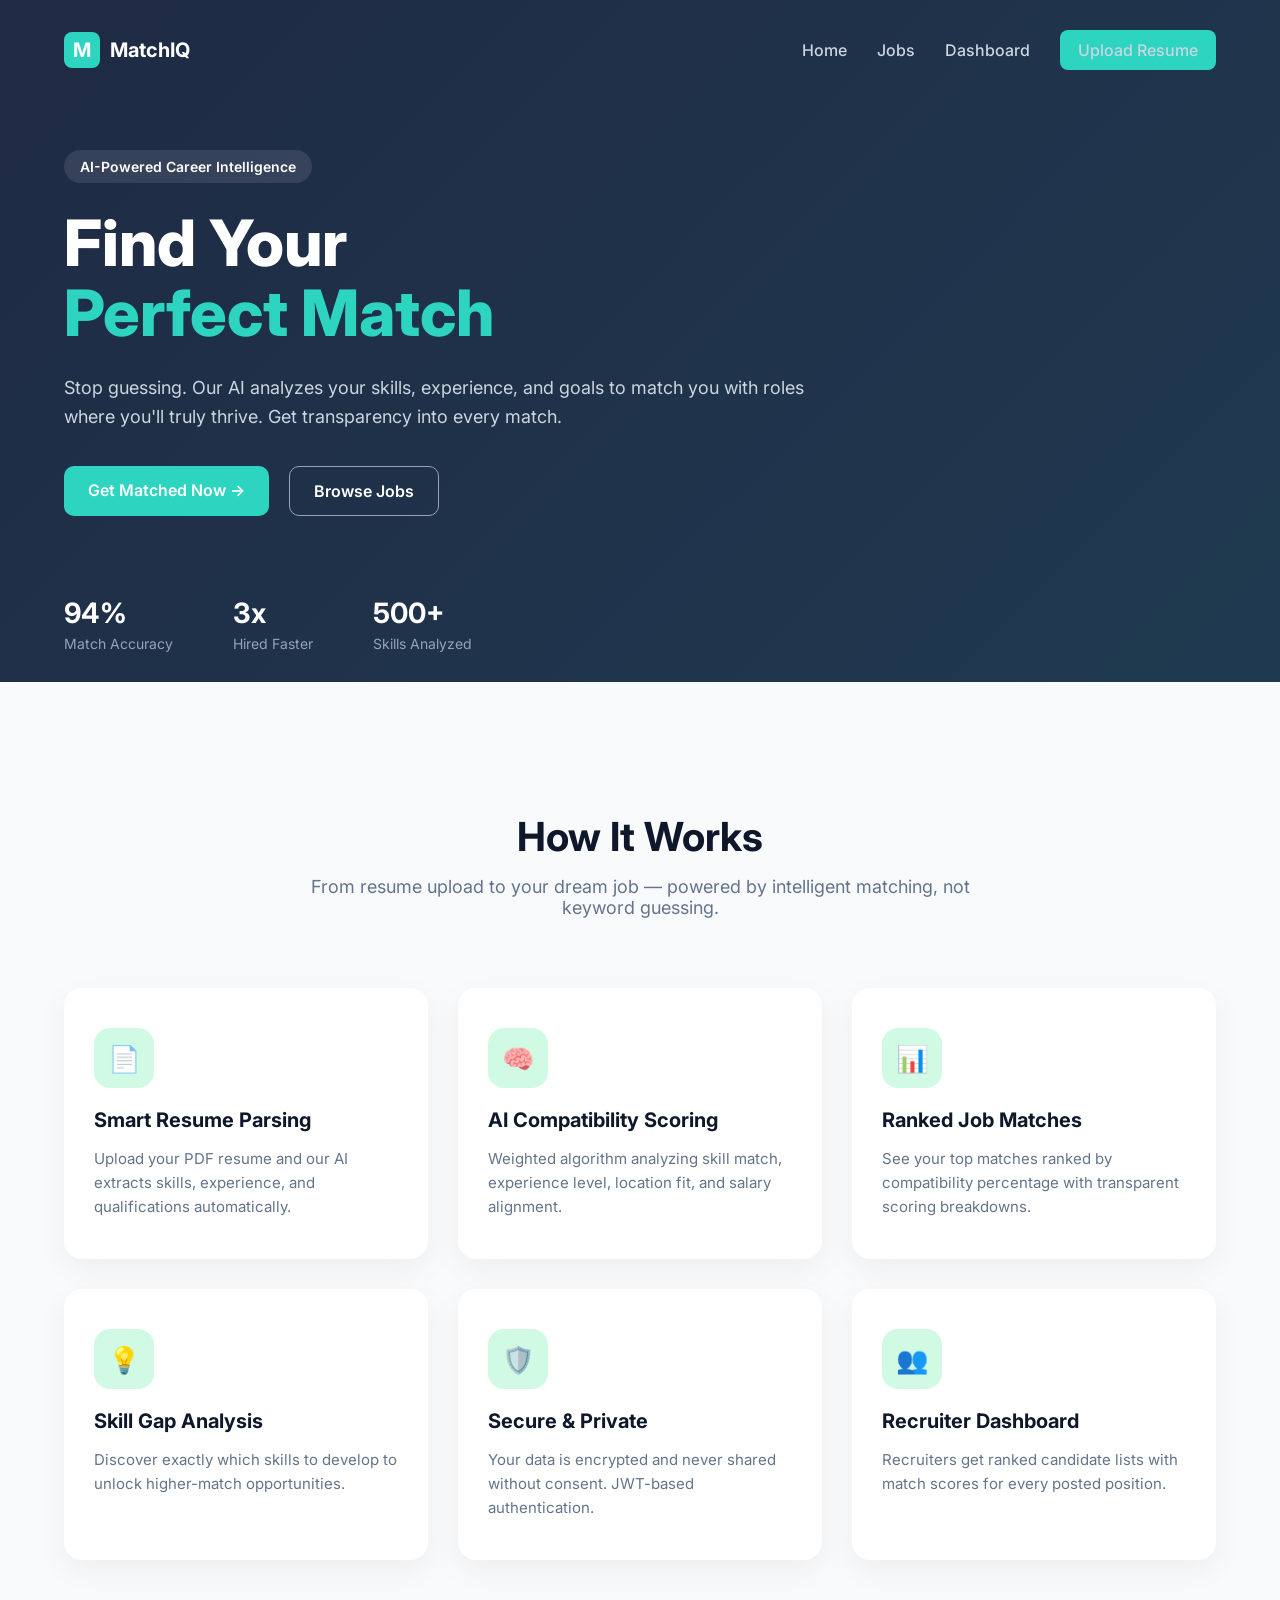
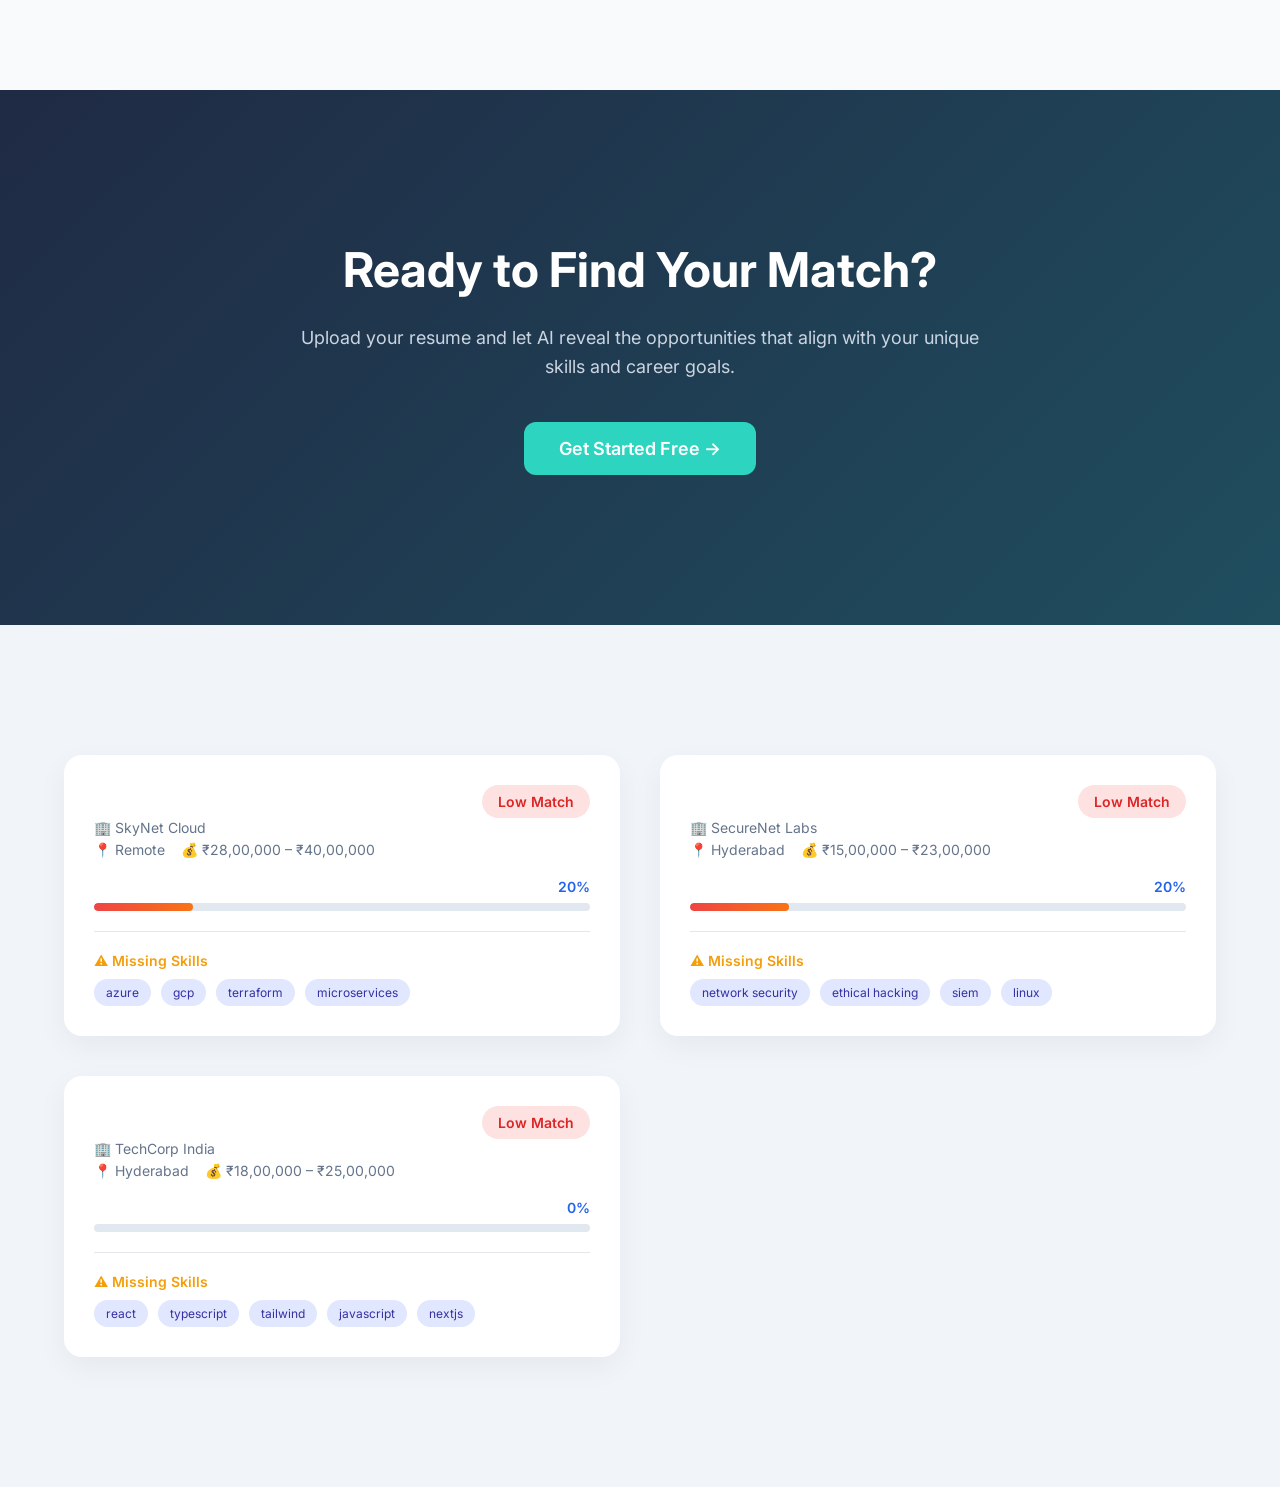
<file: index.html>
<!DOCTYPE html>
<html lang="en">
<head>
  <link rel="stylesheet" href="style.css">

  <meta charset="UTF-8" />
  <meta name="viewport" content="width=device-width, initial-scale=1.0" />
  <title>MatchIQ</title>
  <link href="https://fonts.googleapis.com/css2?family=Inter:wght@400;600;700;800&display=swap" rel="stylesheet">
  <style>
    * {
      margin: 0;
      padding: 0;
      box-sizing: border-box;
      font-family: 'Inter', sans-serif;
    }

    body {
      background: linear-gradient(135deg, #1f2a44, #1f4e5f);
      color: #fff;
      min-height: 100vh;
    }

    .container {
      width: 90%;
      max-width: 1200px;
      margin: auto;
      padding: 30px 0;
    }

    /* Navbar */
    .navbar {
      display: flex;
      justify-content: space-between;
      align-items: center;
    }

    .logo {
      display: flex;
      align-items: center;
      gap: 10px;
      font-weight: 700;
      font-size: 20px;
    }

    .logo-icon {
      width: 36px;
      height: 36px;
      background: #2dd4bf;
      border-radius: 8px;
      display: flex;
      align-items: center;
      justify-content: center;
      font-weight: bold;
    }

    .nav-links {
      display: flex;
      align-items: center;
      gap: 30px;
    }

    .nav-links a {
      text-decoration: none;
      color: #cbd5e1;
      font-weight: 500;
    }

    .upload-btn {
      background: #2dd4bf;
      color: #fff;
      padding: 10px 18px;
      border-radius: 8px;
      font-weight: 600;
      text-decoration: none;
    }
    .hero {
      margin-top: 80px;
      max-width: 750px;
    }

    .badge {
      display: inline-block;
      background: rgba(255, 255, 255, 0.1);
      padding: 8px 16px;
      border-radius: 999px;
      font-size: 14px;
      margin-bottom: 25px;
    }

    .hero h1 {
      font-size: 64px;
      font-weight: 800;
      line-height: 1.1;
    }

    .hero h1 span {
      color: #2dd4bf;
    }

    .hero p {
      margin-top: 25px;
      font-size: 18px;
      color: #cbd5e1;
      line-height: 1.6;
    }
    .hero-buttons {
      margin-top: 35px;
      display: flex;
      gap: 20px;
    }

    .primary-btn {
      background: #2dd4bf;
      padding: 14px 24px;
      border-radius: 10px;
      font-weight: 600;
      text-decoration: none;
      color: #fff;
    }

    .secondary-btn {
      border: 1px solid #94a3b8;
      padding: 14px 24px;
      border-radius: 10px;
      font-weight: 600;
      text-decoration: none;
      color: #fff;
    }
    .stats {
      display: flex;
      gap: 60px;
      margin-top: 80px;
    }
    .stat {
      display: flex;
      flex-direction: column;
    }
    .stat h3 {
      font-size: 28px;
      font-weight: 700;
    }
    .stat span {
      color: #94a3b8;
      font-size: 14px;
      margin-top: 5px;
    }
    @media (max-width: 768px) {
      .hero h1 {
        font-size: 42px;
      }

      .stats {
        flex-direction: column;
        gap: 30px;
      }

      .nav-links {
        gap: 15px;
      }
    }
  </style>
</head>
<body>
  <div class="container">
    <div class="navbar">
      <div class="logo">
        <div class="logo-icon">M</div>
        MatchIQ
      </div>

      <div class="nav-links">
        <a href="#">Home</a>
        <a href="#">Jobs</a>
        <a href="#">Dashboard</a>
        <a href="#" class="upload-btn">Upload Resume</a>
      </div>
    </div>
    <div class="hero">
      <div class="badge">AI-Powered Career Intelligence</div>

      <h1>
        Find Your <br />
        <span>Perfect Match</span>
      </h1>

      <p>
        Stop guessing. Our AI analyzes your skills, experience, and goals
        to match you with roles where you'll truly thrive. Get transparency
        into every match.
      </p>

      <div class="hero-buttons">
        <a href="#" class="primary-btn">Get Matched Now →</a>
        <a href="#" class="secondary-btn">Browse Jobs</a>
      </div>
      <div class="stats">
        <div class="stat">
          <h3>94%</h3>
          <span>Match Accuracy</span>
        </div>

        <div class="stat">
          <h3>3x</h3>
          <span>Hired Faster</span>
        </div>

        <div class="stat">
          <h3>500+</h3>
          <span>Skills Analyzed</span>
        </div>
      </div>
    </div>

  </div>

</body>
</html>
<section class="how-it-works">
  <div class="container">
    <h2>How It Works</h2>
    <p class="subtitle">
      From resume upload to your dream job — powered by intelligent matching,
      not keyword guessing.
    </p>

    <div class="cards">

      <div class="card">
        <div class="icon">📄</div>
        <h3>Smart Resume Parsing</h3>
        <p>
          Upload your PDF resume and our AI extracts skills, experience,
          and qualifications automatically.
        </p>
      </div>

      <div class="card">
        <div class="icon">🧠</div>
        <h3>AI Compatibility Scoring</h3>
        <p>
          Weighted algorithm analyzing skill match, experience level,
          location fit, and salary alignment.
        </p>
      </div>

      <div class="card">
        <div class="icon">📊</div>
        <h3>Ranked Job Matches</h3>
        <p>
          See your top matches ranked by compatibility percentage
          with transparent scoring breakdowns.
        </p>
      </div>

      <div class="card">
        <div class="icon">💡</div>
        <h3>Skill Gap Analysis</h3>
        <p>
          Discover exactly which skills to develop to unlock
          higher-match opportunities.
        </p>
      </div>

      <div class="card">
        <div class="icon">🛡️</div>
        <h3>Secure & Private</h3>
        <p>
          Your data is encrypted and never shared without consent.
          JWT-based authentication.
        </p>
      </div>

      <div class="card">
        <div class="icon">👥</div>
        <h3>Recruiter Dashboard</h3>
        <p>
          Recruiters get ranked candidate lists with match
          scores for every posted position.
        </p>
      </div>

    </div>
  </div>
</section>
<section class="cta">
  <div class="container">
    <h2>Ready to Find Your Match?</h2>
    <p>
      Upload your resume and let AI reveal the opportunities that align
      with your unique skills and career goals.
    </p>

    <a href="#" class="cta-btn">Get Started Free →</a>
  </div>
</section>
<section class="job-section">
  <div class="container">
    <div class="job-grid">
      <div class="job-card">
        <div class="job-header">
          <div>
            <h3>Cloud Architect</h3>
            <p class="company">🏢 SkyNet Cloud</p>
            <p class="details">📍 Remote &nbsp;&nbsp; 💰 ₹28,00,000 – ₹40,00,000</p>
          </div>
          <span class="badge low">Low Match</span>
        </div>

        <div class="score-row">
          <span>Match Score</span>
          <span class="score">20%</span>
        </div>

        <div class="progress">
          <div class="progress-bar" style="width:20%"></div>
        </div>

        <hr>

        <p class="missing">⚠ Missing Skills</p>
        <div class="skills">
          <span>azure</span>
          <span>gcp</span>
          <span>terraform</span>
          <span>microservices</span>
        </div>
      </div>
      <div class="job-card">
        <div class="job-header">
          <div>
            <h3>Cybersecurity Analyst</h3>
            <p class="company">🏢 SecureNet Labs</p>
            <p class="details">📍 Hyderabad &nbsp;&nbsp; 💰 ₹15,00,000 – ₹23,00,000</p>
          </div>
          <span class="badge low">Low Match</span>
        </div>

        <div class="score-row">
          <span>Match Score</span>
          <span class="score">20%</span>
        </div>

        <div class="progress">
          <div class="progress-bar" style="width:20%"></div>
        </div>

        <hr>

        <p class="missing">⚠ Missing Skills</p>
        <div class="skills">
          <span>network security</span>
          <span>ethical hacking</span>
          <span>siem</span>
          <span>linux</span>
        </div>
      </div>

      <!-- CARD 3 -->
      <div class="job-card">
        <div class="job-header">
          <div>
            <h3>Senior Frontend Developer</h3>
            <p class="company">🏢 TechCorp India</p>
            <p class="details">📍 Hyderabad &nbsp;&nbsp; 💰 ₹18,00,000 – ₹25,00,000</p>
          </div>
          <span class="badge low">Low Match</span>
        </div>

        <div class="score-row">
          <span>Match Score</span>
          <span class="score">0%</span>
        </div>

        <div class="progress">
          <div class="progress-bar" style="width:0%"></div>
        </div>

        <hr>

        <p class="missing">⚠ Missing Skills</p>
        <div class="skills">
          <span>react</span>
          <span>typescript</span>
          <span>tailwind</span>
          <span>javascript</span>
          <span>nextjs</span>
        </div>
      </div>

    </div>
  </div>
</section>
</file>
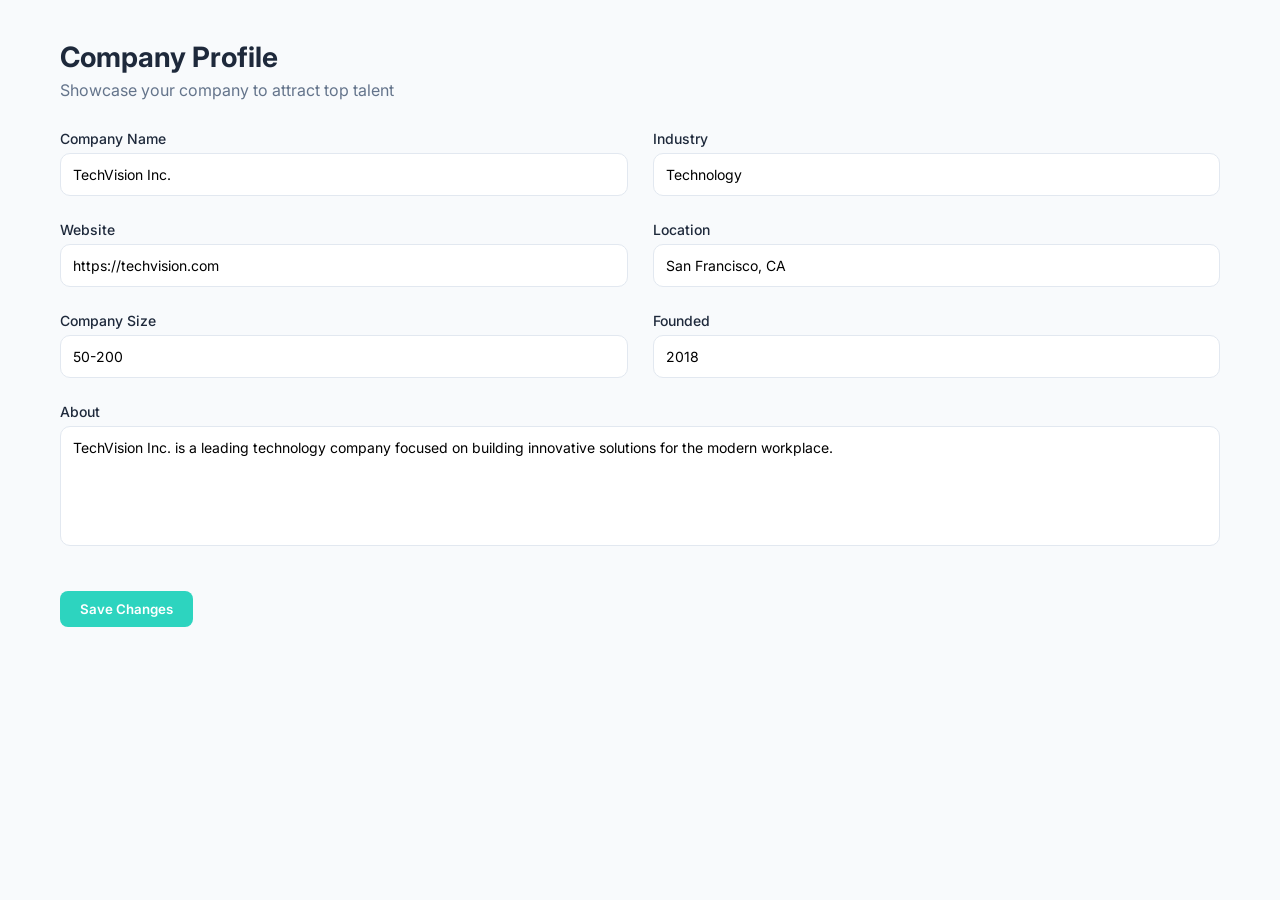
<file: company-profile.html>
<!DOCTYPE html>
<html lang="en">
<head>
<meta charset="UTF-8">
<title>Company Profile - MatchIQ</title>
<meta name="viewport" content="width=device-width, initial-scale=1.0">

<link href="https://fonts.googleapis.com/css2?family=Inter:wght@400;500;600;700&display=swap" rel="stylesheet">

<style>
*{
  margin:0;
  padding:0;
  box-sizing:border-box;
  font-family:'Inter',sans-serif;
}

body{
  background:#f8fafc;
  padding:40px 60px;
  color:#1e293b;
}

h1{
  font-size:28px;
  margin-bottom:6px;
}

.subtitle{
  color:#64748b;
  margin-bottom:30px;
}

/* FORM LAYOUT */
.form-grid{
  display:grid;
  grid-template-columns:repeat(2,1fr);
  gap:25px;
  margin-bottom:25px;
}

.form-group{
  display:flex;
  flex-direction:column;
}

.form-group label{
  font-size:14px;
  margin-bottom:6px;
  font-weight:500;
}

.form-group input,
.form-group textarea{
  padding:12px;
  border-radius:10px;
  border:1px solid #e2e8f0;
  font-size:14px;
  outline:none;
  background:white;
}

.form-group input:focus,
.form-group textarea:focus{
  border-color:#2dd4bf;
}

textarea{
  resize:none;
  height:120px;
}

.full-width{
  grid-column:span 2;
}

.save-btn{
  margin-top:20px;
  padding:10px 20px;
  background:#2dd4bf;
  border:none;
  border-radius:8px;
  color:white;
  font-weight:600;
  cursor:pointer;
}

.save-btn:hover{
  background:#26b6a8;
}

/* RESPONSIVE */
@media(max-width:900px){
  body{
    padding:30px;
  }

  .form-grid{
    grid-template-columns:1fr;
  }

  .full-width{
    grid-column:span 1;
  }
}
</style>
</head>

<body>

<h1>Company Profile</h1>
<div class="subtitle">
  Showcase your company to attract top talent
</div>

<div class="form-grid">

  <div class="form-group">
    <label>Company Name</label>
    <input type="text" value="TechVision Inc.">
  </div>

  <div class="form-group">
    <label>Industry</label>
    <input type="text" value="Technology">
  </div>

  <div class="form-group">
    <label>Website</label>
    <input type="text" value="https://techvision.com">
  </div>

  <div class="form-group">
    <label>Location</label>
    <input type="text" value="San Francisco, CA">
  </div>

  <div class="form-group">
    <label>Company Size</label>
    <input type="text" value="50-200">
  </div>

  <div class="form-group">
    <label>Founded</label>
    <input type="text" value="2018">
  </div>

  <div class="form-group full-width">
    <label>About</label>
    <textarea>TechVision Inc. is a leading technology company focused on building innovative solutions for the modern workplace.</textarea>
  </div>

</div>

<button class="save-btn">Save Changes</button>

</body>
</html>
</file>
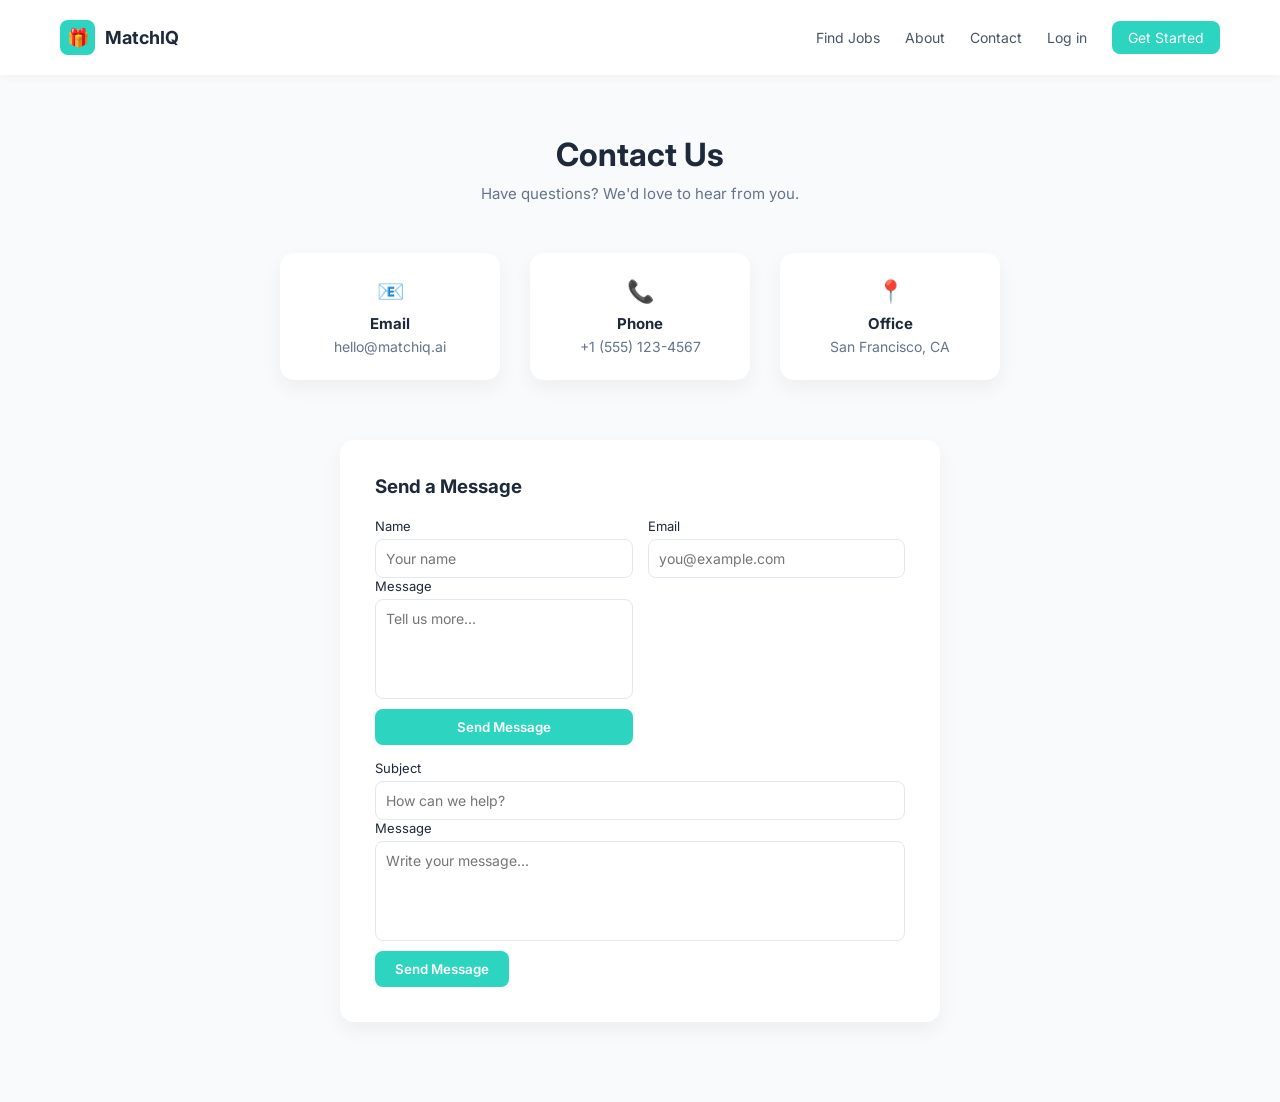
<file: contact.html>
<!DOCTYPE html>
<html lang="en">
<head>
<meta charset="UTF-8">
<title>Contact Us - MatchIQ</title>
<meta name="viewport" content="width=device-width, initial-scale=1.0">

<link href="https://fonts.googleapis.com/css2?family=Inter:wght@400;500;600;700;800&display=swap" rel="stylesheet">

<style>
*{
  margin:0;
  padding:0;
  box-sizing:border-box;
  font-family:'Inter',sans-serif;
}

body{
  background:#f8fafc;
  color:#1e293b;
}

/* NAVBAR */
.navbar{
  display:flex;
  justify-content:space-between;
  align-items:center;
  padding:20px 60px;
  background:white;
  box-shadow:0 2px 8px rgba(0,0,0,0.04);
}

.logo{
  display:flex;
  align-items:center;
  gap:10px;
  font-weight:700;
  font-size:18px;
}

.logo-icon{
  width:35px;
  height:35px;
  background:#2dd4bf;
  border-radius:8px;
  display:flex;
  align-items:center;
  justify-content:center;
}

.nav-links{
  display:flex;
  gap:25px;
  align-items:center;
}

.nav-links a{
  text-decoration:none;
  color:#475569;
  font-size:14px;
}

.get-started{
  background:#2dd4bf;
  padding:8px 16px;
  border-radius:8px;
  color:white !important;
}

/* HEADER */
.header{
  text-align:center;
  padding:60px 20px 30px;
}

.header h1{
  font-size:32px;
  margin-bottom:10px;
}

.header p{
  color:#64748b;
  font-size:15px;
}

/* CONTACT CARDS */
.contact-cards{
  display:flex;
  justify-content:center;
  gap:30px;
  padding:20px;
  flex-wrap:wrap;
}

.card{
  background:white;
  padding:25px 35px;
  border-radius:14px;
  box-shadow:0 8px 20px rgba(0,0,0,0.05);
  text-align:center;
  min-width:220px;
}

.card-icon{
  font-size:22px;
  margin-bottom:10px;
  color:#2dd4bf;
}

.card h4{
  font-size:15px;
  margin-bottom:5px;
}

.card p{
  font-size:14px;
  color:#64748b;
}

/* MESSAGE FORM */
.form-section{
  display:flex;
  justify-content:center;
  padding:40px 20px 80px;
}

.form-box{
  background:white;
  width:600px;
  padding:35px;
  border-radius:14px;
  box-shadow:0 8px 20px rgba(0,0,0,0.05);
}

.form-box h3{
  margin-bottom:20px;
}

.form-row{
  display:flex;
  gap:15px;
  margin-bottom:15px;
}

.form-group{
  flex:1;
  display:flex;
  flex-direction:column;
}

.form-group label{
  font-size:13px;
  margin-bottom:5px;
}

.form-group input,
.form-group textarea{
  padding:10px;
  border-radius:8px;
  border:1px solid #e2e8f0;
  font-size:14px;
  outline:none;
}

.form-group input:focus,
.form-group textarea:focus{
  border-color:#2dd4bf;
}

textarea{
  resize:none;
  height:100px;
}

.submit-btn{
  margin-top:10px;
  background:#2dd4bf;
  border:none;
  padding:10px 20px;
  border-radius:8px;
  color:white;
  font-weight:600;
  cursor:pointer;
}

.submit-btn:hover{
  opacity:0.9;
}

/* RESPONSIVE */
@media(max-width:768px){
  .form-row{
    flex-direction:column;
  }

  .navbar{
    padding:20px;
  }
}
</style>
</head>

<body>

<!-- NAVBAR -->
<div class="navbar">
  <div class="logo">
    <div class="logo-icon">🎁</div>
    MatchIQ
  </div>

  <div class="nav-links">
    <a href="#">Find Jobs</a>
    <a href="#">About</a>
    <a href="#">Contact</a>
    <a href="#">Log in</a>
    <a href="#" class="get-started">Get Started</a>
  </div>
</div>

<!-- HEADER -->
<div class="header">
  <h1>Contact Us</h1>
  <p>Have questions? We'd love to hear from you.</p>
</div>

<!-- CONTACT CARDS -->
<div class="contact-cards">

  <div class="card">
    <div class="card-icon">📧</div>
    <h4>Email</h4>
    <p>hello@matchiq.ai</p>
  </div>

  <div class="card">
    <div class="card-icon">📞</div>
    <h4>Phone</h4>
    <p>+1 (555) 123-4567</p>
  </div>

  <div class="card">
    <div class="card-icon">📍</div>
    <h4>Office</h4>
    <p>San Francisco, CA</p>
  </div>

</div>

<!-- FORM -->
<div class="form-section">
  <div class="form-box">
    <h3>Send a Message</h3>

    <div class="form-row">
      <div class="form-group">
        <label>Name</label>
        <input type="text" placeholder="Your name">
        <div class="form-group">
  <label>Message</label>
  <textarea placeholder="Tell us more..."></textarea>
  
</div>

<button class="submit-btn">Send Message</button>
      </div>

      <div class="form-group">
        <label>Email</label>
        <input type="email" placeholder="you@example.com">
      </div>
    </div>

    <div class="form-group">
      <label>Subject</label>
      <input type="text" placeholder="How can we help?">
    </div>

    <div class="form-group">
      <label>Message</label>
      <textarea placeholder="Write your message..."></textarea>
    </div>

    <button class="submit-btn">Send Message</button>
  </div>
</div>

</body>
</html>
</file>
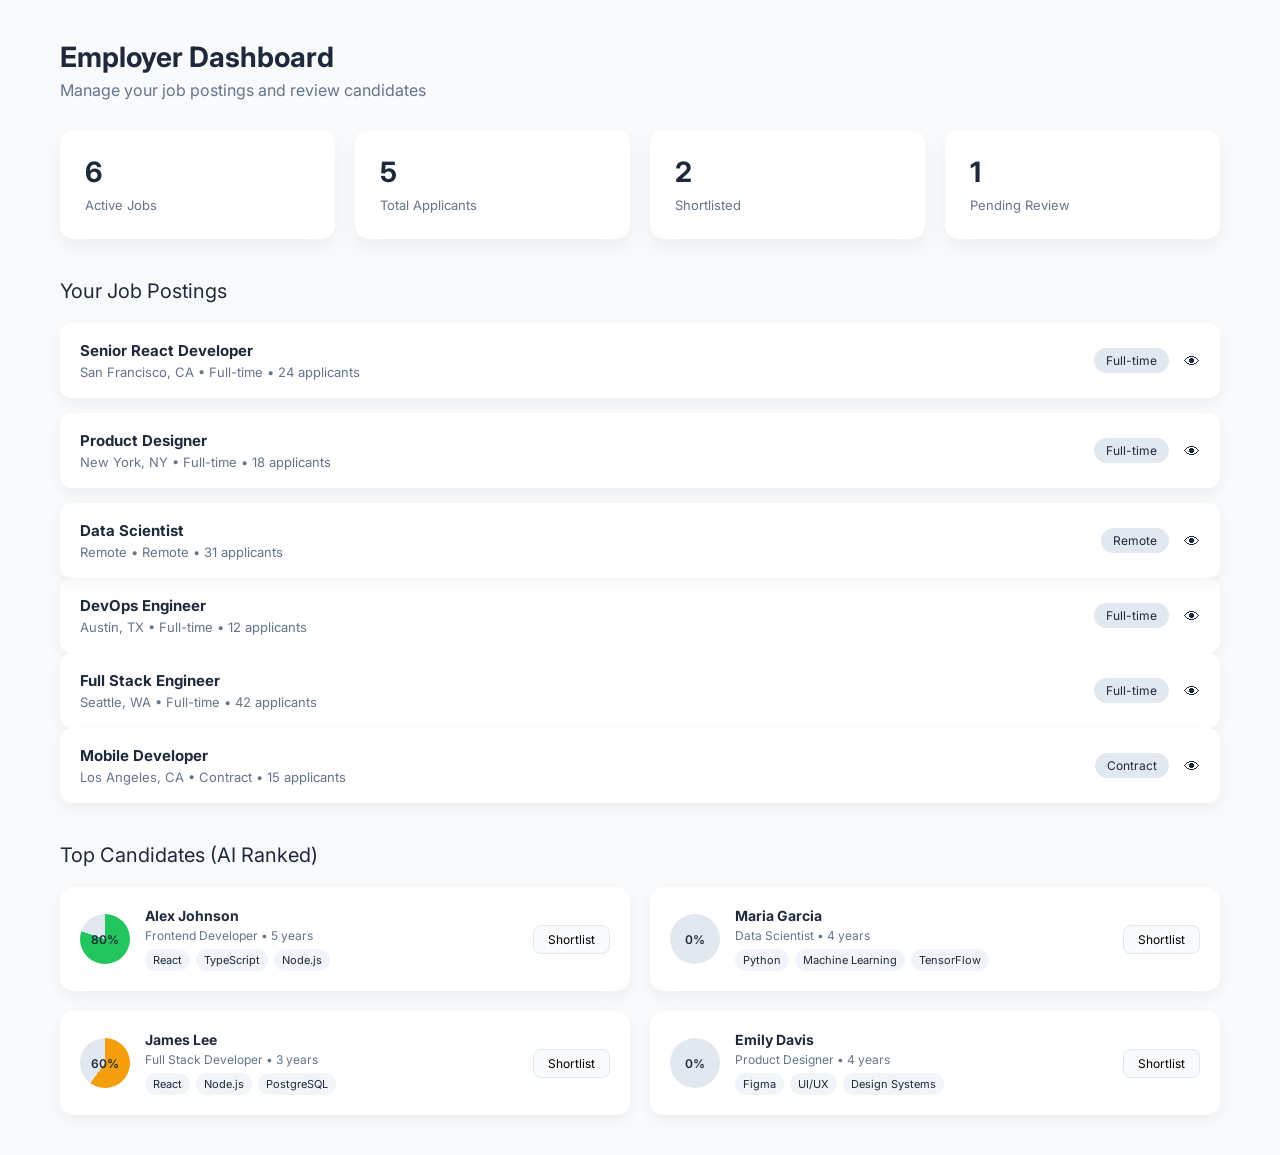
<file: employer-dashboard.html>
<!DOCTYPE html>
<html lang="en">
<head>
<meta charset="UTF-8">
<title>Employer Dashboard - MatchIQ</title>
<meta name="viewport" content="width=device-width, initial-scale=1.0">

<link href="https://fonts.googleapis.com/css2?family=Inter:wght@400;500;600;700;800&display=swap" rel="stylesheet">

<style>
    /* CANDIDATE GRID */
.candidate-grid{
  display:grid;
  grid-template-columns:repeat(2,1fr);
  gap:20px;
}

.candidate-card{
  background:white;
  padding:20px;
  border-radius:14px;
  box-shadow:0 6px 15px rgba(0,0,0,0.05);
  display:flex;
  justify-content:space-between;
  align-items:center;
}

.candidate-left{
  display:flex;
  gap:15px;
  align-items:center;
}

.candidate-card h4{
  font-size:14px;
  margin-bottom:4px;
}

.candidate-card p{
  font-size:12px;
  color:#64748b;
  margin-bottom:6px;
}

.tags{
  display:flex;
  gap:6px;
  flex-wrap:wrap;
}

.tags span{
  background:#f1f5f9;
  padding:4px 8px;
  border-radius:12px;
  font-size:11px;
}

/* MATCH CIRCLE */
.match-circle{
  width:50px;
  height:50px;
  border-radius:50%;
  display:flex;
  align-items:center;
  justify-content:center;
  font-size:12px;
  font-weight:600;
  color:#1e293b;
}

.match-circle.green{
  background:conic-gradient(#22c55e 0% 80%, #e2e8f0 80%);
}

.match-circle.orange{
  background:conic-gradient(#f59e0b 0% 60%, #e2e8f0 60%);
}

.match-circle.gray{
  background:conic-gradient(#e2e8f0 0% 100%, #e2e8f0 100%);
}

/* SHORTLIST BUTTON */
.shortlist-btn{
  padding:6px 14px;
  border-radius:8px;
  border:1px solid #e2e8f0;
  background:#f8fafc;
  cursor:pointer;
  font-size:12px;
}

.shortlist-btn:hover{
  background:#2dd4bf;
  color:white;
  border:none;
}

/* RESPONSIVE */
@media(max-width:900px){
  .candidate-grid{
    grid-template-columns:1fr;
  }
}
*{
  margin:0;
  padding:0;
  box-sizing:border-box;
  font-family:'Inter',sans-serif;
}

body{
  background:#f8fafc;
  padding:40px 60px;
  color:#1e293b;
}

/* HEADER */
.header h1{
  font-size:28px;
  margin-bottom:6px;
}

.header p{
  color:#64748b;
  margin-bottom:30px;
}

/* STATS */
.stats{
  display:grid;
  grid-template-columns:repeat(4,1fr);
  gap:20px;
  margin-bottom:40px;
}

.stat-card{
  background:white;
  padding:25px;
  border-radius:14px;
  box-shadow:0 8px 20px rgba(0,0,0,0.05);
}

.stat-card h2{
  font-size:28px;
  margin-bottom:5px;
}

.stat-card span{
  font-size:13px;
  color:#64748b;
}

/* JOB LIST */
.section-title{
  font-size:20px;
  margin-bottom:20px;
}

.job-list{
  display:flex;
  flex-direction:column;
  gap:15px;
}

.job-item{
  background:white;
  padding:18px 20px;
  border-radius:12px;
  box-shadow:0 6px 15px rgba(0,0,0,0.05);
  display:flex;
  justify-content:space-between;
  align-items:center;
}

.job-info h3{
  font-size:15px;
  margin-bottom:4px;
}

.job-info p{
  font-size:13px;
  color:#64748b;
}

.badge{
  background:#e2e8f0;
  padding:5px 12px;
  border-radius:20px;
  font-size:12px;
}

.actions{
  display:flex;
  align-items:center;
  gap:15px;
}

/* RESPONSIVE */
@media(max-width:900px){
  body{
    padding:30px;
  }

  .stats{
    grid-template-columns:repeat(2,1fr);
  }
}
</style>
</head>

<body>

<div class="header">
  <h1>Employer Dashboard</h1>
  <p>Manage your job postings and review candidates</p>
</div>

<!-- STATS -->
<div class="stats">
  <div class="stat-card">
    <h2>6</h2>
    <span>Active Jobs</span>
  </div>

  <div class="stat-card">
    <h2>5</h2>
    <span>Total Applicants</span>
  </div>

  <div class="stat-card">
    <h2>2</h2>
    <span>Shortlisted</span>
  </div>

  <div class="stat-card">
    <h2>1</h2>
    <span>Pending Review</span>
  </div>
</div>

<!-- JOB POSTINGS -->
<div class="section-title">Your Job Postings</div>

<div class="job-list">

  <div class="job-item">
    <div class="job-info">
      <h3>Senior React Developer</h3>
      <p>San Francisco, CA • Full-time • 24 applicants</p>
    </div>
    <div class="actions">
      <span class="badge">Full-time</span>
      👁
    </div>
  </div>

  <div class="job-item">
    <div class="job-info">
      <h3>Product Designer</h3>
      <p>New York, NY • Full-time • 18 applicants</p>
    </div>
    <div class="actions">
      <span class="badge">Full-time</span>
      👁
    </div>
  </div>

  <div class="job-item">
    <div class="job-info">
      <h3>Data Scientist</h3>
      <p>Remote • Remote • 31 applicants</p>
    </div>
    <div class="actions">
      <span class="badge">Remote</span>
      👁
    </div>
  </div>

</div>

</body>
</html>
<!-- DevOps Engineer -->
<div class="job-item">
  <div class="job-info">
    <h3>DevOps Engineer</h3>
    <p>Austin, TX • Full-time • 12 applicants</p>
  </div>
  <div class="actions">
    <span class="badge">Full-time</span>
    👁
  </div>
</div>

<!-- Full Stack Engineer -->
<div class="job-item">
  <div class="job-info">
    <h3>Full Stack Engineer</h3>
    <p>Seattle, WA • Full-time • 42 applicants</p>
  </div>
  <div class="actions">
    <span class="badge">Full-time</span>
    👁
  </div>
</div>

<!-- Mobile Developer -->
<div class="job-item">
  <div class="job-info">
    <h3>Mobile Developer</h3>
    <p>Los Angeles, CA • Contract • 15 applicants</p>
  </div>
  <div class="actions">
    <span class="badge">Contract</span>
    👁
  </div>
</div>
<!-- TOP CANDIDATES -->
<div class="section-title" style="margin-top:40px;">
  Top Candidates (AI Ranked)
</div>

<div class="candidate-grid">

  <!-- Candidate 1 -->
  <div class="candidate-card">
    <div class="candidate-left">
      <div class="match-circle green">80%</div>
      <div>
        <h4>Alex Johnson</h4>
        <p>Frontend Developer • 5 years</p>
        <div class="tags">
          <span>React</span>
          <span>TypeScript</span>
          <span>Node.js</span>
        </div>
      </div>
    </div>
    <button class="shortlist-btn">Shortlist</button>
  </div>

  <!-- Candidate 2 -->
  <div class="candidate-card">
    <div class="candidate-left">
      <div class="match-circle gray">0%</div>
      <div>
        <h4>Maria Garcia</h4>
        <p>Data Scientist • 4 years</p>
        <div class="tags">
          <span>Python</span>
          <span>Machine Learning</span>
          <span>TensorFlow</span>
        </div>
      </div>
    </div>
    <button class="shortlist-btn">Shortlist</button>
  </div>

  <!-- Candidate 3 -->
  <div class="candidate-card">
    <div class="candidate-left">
      <div class="match-circle orange">60%</div>
      <div>
        <h4>James Lee</h4>
        <p>Full Stack Developer • 3 years</p>
        <div class="tags">
          <span>React</span>
          <span>Node.js</span>
          <span>PostgreSQL</span>
        </div>
      </div>
    </div>
    <button class="shortlist-btn">Shortlist</button>
  </div>

  <!-- Candidate 4 -->
  <div class="candidate-card">
    <div class="candidate-left">
      <div class="match-circle gray">0%</div>
      <div>
        <h4>Emily Davis</h4>
        <p>Product Designer • 4 years</p>
        <div class="tags">
          <span>Figma</span>
          <span>UI/UX</span>
          <span>Design Systems</span>
        </div>
      </div>
    </div>
    <button class="shortlist-btn">Shortlist</button>
  </div>

</div>
</file>
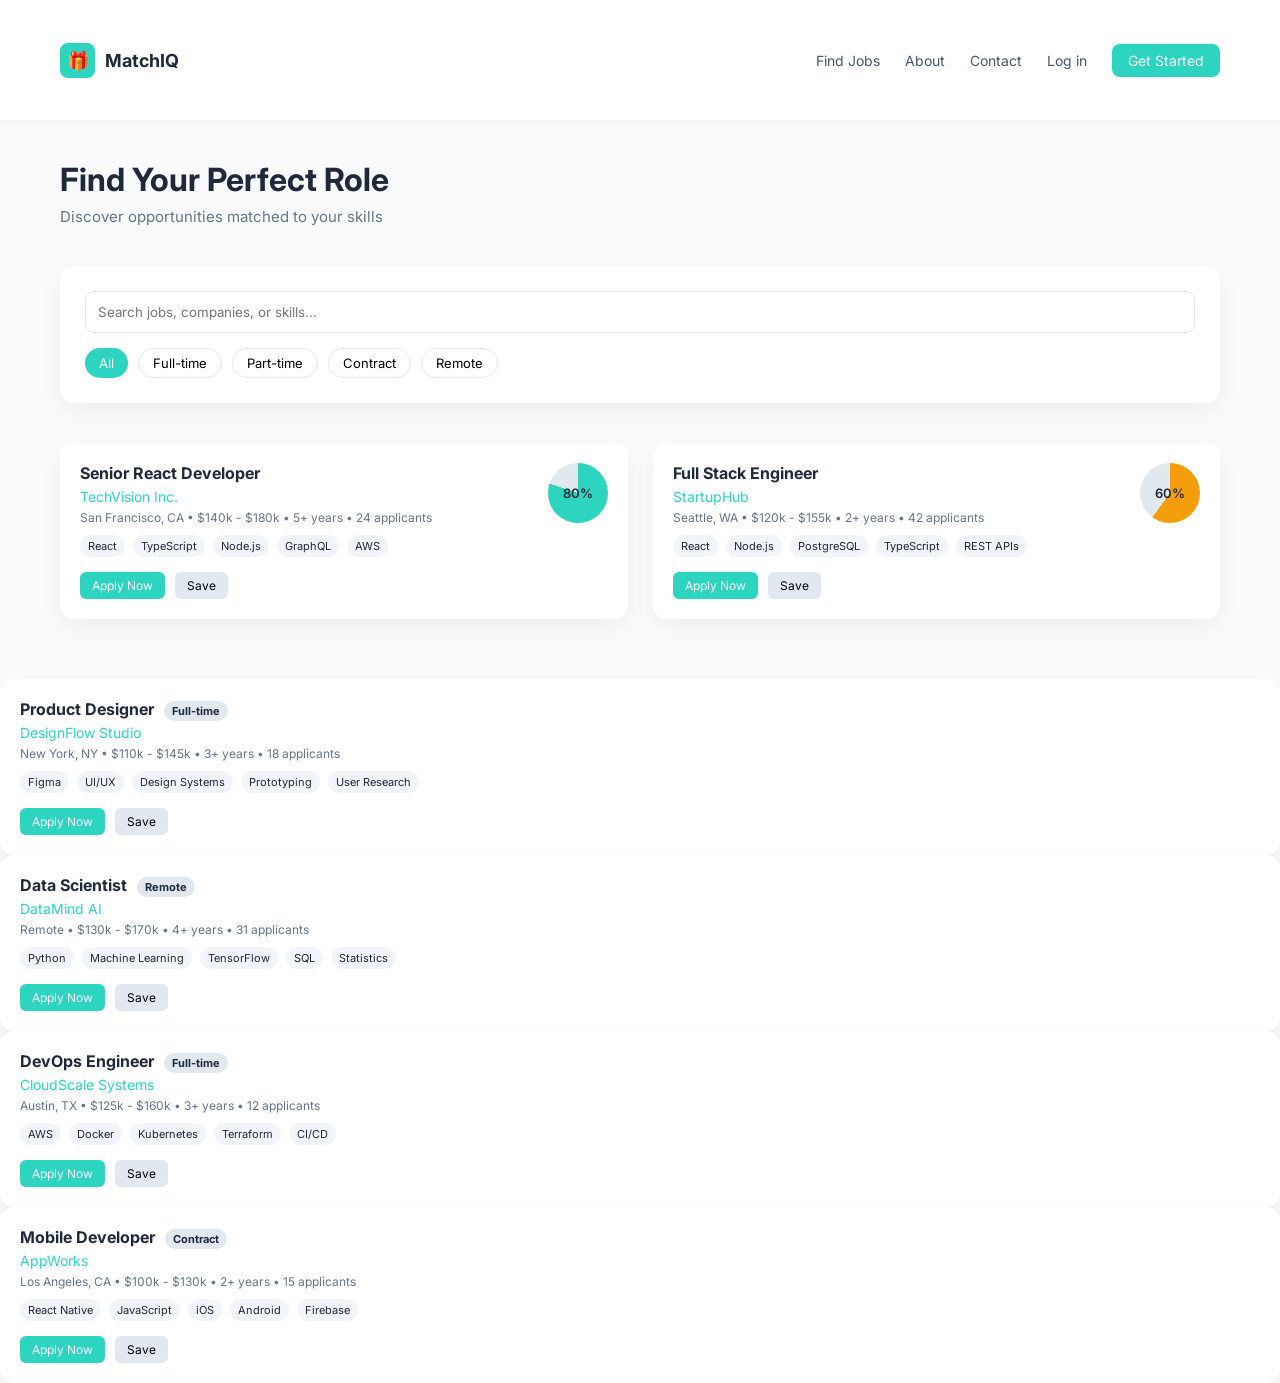
<file: jobs.html>
<!DOCTYPE html>
<html lang="en">
<head>
<meta charset="UTF-8">
<title>MatchIQ Jobs</title>
<meta name="viewport" content="width=device-width, initial-scale=1.0">

<link href="https://fonts.googleapis.com/css2?family=Inter:wght@400;500;600;700;800&display=swap" rel="stylesheet">

<style>
*{
  margin:0;
  padding:0;
  box-sizing:border-box;
  font-family:'Inter',sans-serif;
}

body{
  background:#f8fafc;
  color:#1e293b;
}

/* NAVBAR */
.navbar{
  display:flex;
  justify-content:space-between;
  align-items:center;
  padding:20px 60px;
  background:white;
  box-shadow:0 2px 8px rgba(0,0,0,0.04);
}

.logo{
  display:flex;
  align-items:center;
  gap:10px;
  font-weight:700;
  font-size:18px;
}

.logo-icon{
  width:35px;
  height:35px;
  background:#2dd4bf;
  border-radius:8px;
  display:flex;
  align-items:center;
  justify-content:center;
}

.nav-links{
  display:flex;
  gap:25px;
  align-items:center;
}

.nav-links a{
  text-decoration:none;
  color:#475569;
  font-size:14px;
}

.get-started{
  background:#2dd4bf;
  padding:8px 16px;
  border-radius:8px;
  color:white !important;
}

/* HEADER */
.header{
  padding:40px 60px 20px;
}

.header h1{
  font-size:32px;
  margin-bottom:8px;
}

.header p{
  color:#64748b;
  font-size:15px;
}

/* SEARCH */
.search-box{
  margin:20px 60px;
  background:white;
  padding:25px;
  border-radius:14px;
  box-shadow:0 8px 20px rgba(0,0,0,0.05);
}

.search-box input{
  width:100%;
  padding:12px;
  border-radius:8px;
  border:1px solid #e2e8f0;
  margin-bottom:15px;
}

.filters{
  display:flex;
  gap:10px;
}

.filter-btn{
  padding:6px 14px;
  border-radius:20px;
  border:1px solid #e2e8f0;
  font-size:13px;
  cursor:pointer;
  background:white;
}

.filter-btn.active{
  background:#2dd4bf;
  color:white;
  border:none;
}

/* JOB GRID */
.jobs{
  padding:20px 60px 60px;
  display:grid;
  grid-template-columns:repeat(2,1fr);
  gap:25px;
}

.job-card{
  background:white;
  padding:20px;
  border-radius:14px;
  box-shadow:0 8px 20px rgba(0,0,0,0.05);
  display:flex;
  justify-content:space-between;
}

.job-info h3{
  font-size:16px;
  margin-bottom:5px;
}

.company{
  color:#2dd4bf;
  font-size:14px;
  margin-bottom:5px;
}

.meta{
  font-size:12px;
  color:#64748b;
  margin-bottom:10px;
}

.tags{
  display:flex;
  gap:8px;
  flex-wrap:wrap;
  margin-bottom:15px;
}

.tags span{
  background:#f1f5f9;
  padding:4px 8px;
  border-radius:15px;
  font-size:11px;
}

.actions{
  display:flex;
  gap:10px;
}

.apply{
  background:#2dd4bf;
  color:white;
  border:none;
  padding:6px 12px;
  border-radius:6px;
  font-size:12px;
  cursor:pointer;
}

.save{
  background:#e2e8f0;
  border:none;
  padding:6px 12px;
  border-radius:6px;
  font-size:12px;
  cursor:pointer;
}

/* MATCH CIRCLE */
.match{
  width:60px;
  height:60px;
  border-radius:50%;
  background:conic-gradient(#2dd4bf 0% 80%, #e2e8f0 80%);
  display:flex;
  align-items:center;
  justify-content:center;
  font-weight:600;
  font-size:13px;
}

.match.orange{
  background:conic-gradient(#f59e0b 0% 60%, #e2e8f0 60%);
}

/* RESPONSIVE */
@media(max-width:900px){
  .jobs{
    grid-template-columns:1fr;
  }

  .navbar,.header,.search-box,.jobs{
    padding-left:20px;
    padding-right:20px;
  }
}
</style>
</head>

<body>

<!-- NAVBAR -->
<div class="navbar">
  <div class="logo">
    <div class="logo-icon">🎁</div>
    MatchIQ
  </div>
  <div class="jobs"></div>
  <div class="nav-links">
    <a href="#">Find Jobs</a>
    <a href="#">About</a>
    <a href="#">Contact</a>
    <a href="#">Log in</a>
    <a href="#" class="get-started">Get Started</a>
  </div>
</div>

<!-- HEADER -->
<div class="header">
  <h1>Find Your Perfect Role</h1>
  <p>Discover opportunities matched to your skills</p>
</div>

<!-- SEARCH -->
<div class="search-box">
  <input type="text" placeholder="Search jobs, companies, or skills...">

  <div class="filters">
    <button class="filter-btn active">All</button>
    <button class="filter-btn">Full-time</button>
    <button class="filter-btn">Part-time</button>
    <button class="filter-btn">Contract</button>
    <button class="filter-btn">Remote</button>
  </div>
</div>

<!-- JOBS -->
<div class="jobs">

  <div class="job-card">
    <div class="job-info">
      <h3>Senior React Developer</h3>
      <div class="company">TechVision Inc.</div>
      <div class="meta">San Francisco, CA • $140k - $180k • 5+ years • 24 applicants</div>

      <div class="tags">
        <span>React</span>
        <span>TypeScript</span>
        <span>Node.js</span>
        <span>GraphQL</span>
        <span>AWS</span>
      </div>

      <div class="actions">
        <button class="apply">Apply Now</button>
        <button class="save">Save</button>
      </div>
    </div>

    <div class="match">80%</div>
  </div>

  <div class="job-card">
    <div class="job-info">
      <h3>Full Stack Engineer</h3>
      <div class="company">StartupHub</div>
      <div class="meta">Seattle, WA • $120k - $155k • 2+ years • 42 applicants</div>

      <div class="tags">
        <span>React</span>
        <span>Node.js</span>
        <span>PostgreSQL</span>
        <span>TypeScript</span>
        <span>REST APIs</span>
      </div>

      <div class="actions">
        <button class="apply">Apply Now</button>
        <button class="save">Save</button>
      </div>
    </div>

    <div class="match orange">60%</div>
  </div>

</div>

</body>
</html>
<!-- Product Designer -->
<div class="job-card">
  <div class="job-info">
    <h3>Product Designer <span style="font-size:11px;background:#e2e8f0;padding:3px 8px;border-radius:12px;margin-left:6px;">Full-time</span></h3>
    <div class="company">DesignFlow Studio</div>
    <div class="meta">New York, NY • $110k - $145k • 3+ years • 18 applicants</div>

    <div class="tags">
      <span>Figma</span>
      <span>UI/UX</span>
      <span>Design Systems</span>
      <span>Prototyping</span>
      <span>User Research</span>
    </div>

    <div class="actions">
      <button class="apply">Apply Now</button>
      <button class="save">Save</button>
    </div>
  </div>
</div>

<!-- Data Scientist -->
<div class="job-card">
  <div class="job-info">
    <h3>Data Scientist <span style="font-size:11px;background:#e2e8f0;padding:3px 8px;border-radius:12px;margin-left:6px;">Remote</span></h3>
    <div class="company">DataMind AI</div>
    <div class="meta">Remote • $130k - $170k • 4+ years • 31 applicants</div>

    <div class="tags">
      <span>Python</span>
      <span>Machine Learning</span>
      <span>TensorFlow</span>
      <span>SQL</span>
      <span>Statistics</span>
    </div>

    <div class="actions">
      <button class="apply">Apply Now</button>
      <button class="save">Save</button>
    </div>
  </div>
</div>

<!-- DevOps Engineer -->
<div class="job-card">
  <div class="job-info">
    <h3>DevOps Engineer <span style="font-size:11px;background:#e2e8f0;padding:3px 8px;border-radius:12px;margin-left:6px;">Full-time</span></h3>
    <div class="company">CloudScale Systems</div>
    <div class="meta">Austin, TX • $125k - $160k • 3+ years • 12 applicants</div>

    <div class="tags">
      <span>AWS</span>
      <span>Docker</span>
      <span>Kubernetes</span>
      <span>Terraform</span>
      <span>CI/CD</span>
    </div>

    <div class="actions">
      <button class="apply">Apply Now</button>
      <button class="save">Save</button>
    </div>
  </div>
</div>

<!-- Mobile Developer -->
<div class="job-card">
  <div class="job-info">
    <h3>Mobile Developer <span style="font-size:11px;background:#e2e8f0;padding:3px 8px;border-radius:12px;margin-left:6px;">Contract</span></h3>
    <div class="company">AppWorks</div>
    <div class="meta">Los Angeles, CA • $100k - $130k • 2+ years • 15 applicants</div>

    <div class="tags">
      <span>React Native</span>
      <span>JavaScript</span>
      <span>iOS</span>
      <span>Android</span>
      <span>Firebase</span>
    </div>

    <div class="actions">
      <button class="apply">Apply Now</button>
      <button class="save">Save</button>
    </div>
  </div>
</div>
</file>
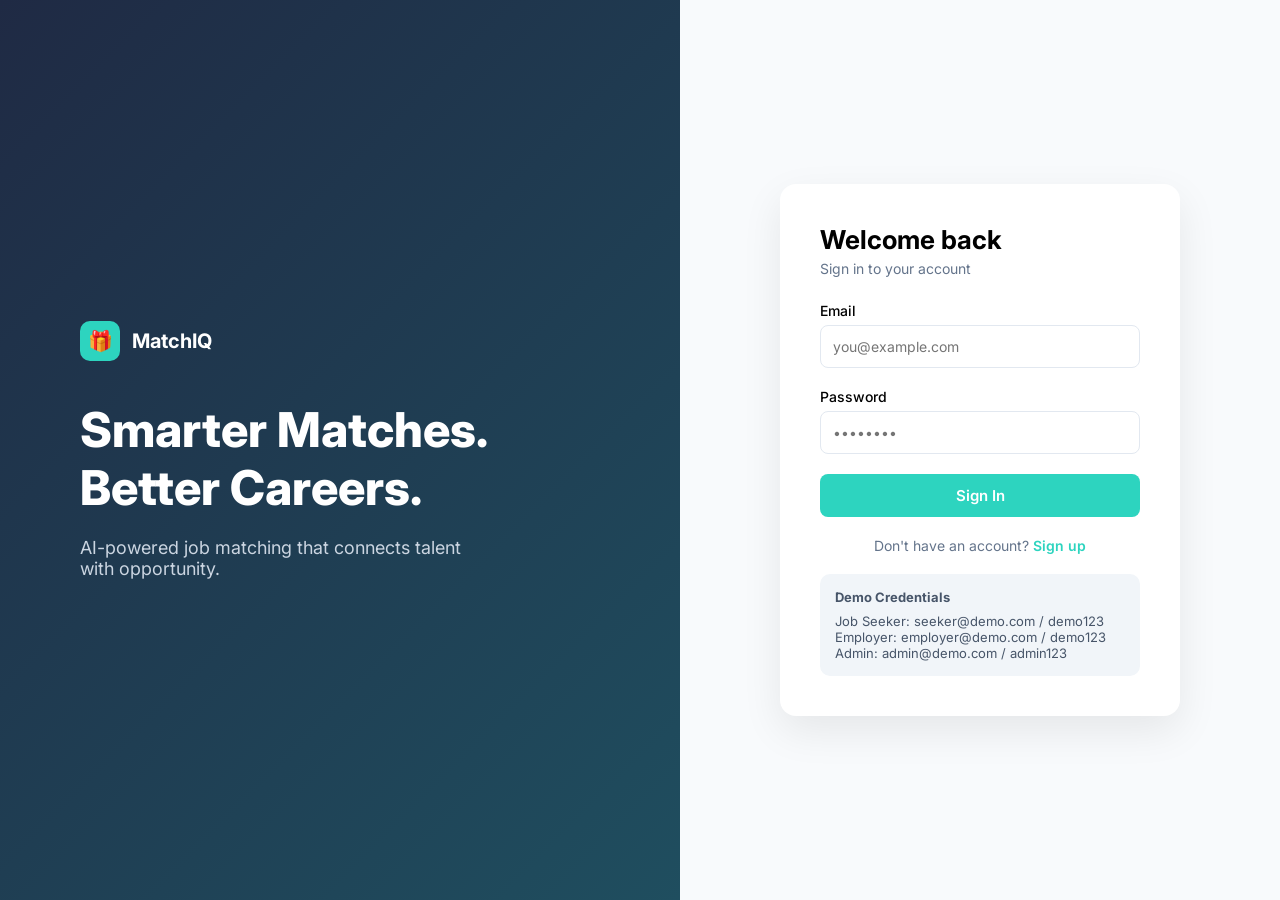
<file: login.html>
<!DOCTYPE html>
<html lang="en">
<head>
  <meta charset="UTF-8">
  <title>MatchIQ Login</title>
  <meta name="viewport" content="width=device-width, initial-scale=1.0">

  <link href="https://fonts.googleapis.com/css2?family=Inter:wght@400;500;600;700;800&display=swap" rel="stylesheet">

  <style>
    * {
      margin: 0;
      padding: 0;
      box-sizing: border-box;
      font-family: 'Inter', sans-serif;
    }

    body {
      height: 100vh;
      display: flex;
    }

    /* ===== LEFT SIDE ===== */
    .left {
      flex: 1;
      background: linear-gradient(135deg, #1f2a44, #1f4e5f);
      color: white;
      display: flex;
      flex-direction: column;
      justify-content: center;
      padding: 80px;
    }

    .brand {
      display: flex;
      align-items: center;
      gap: 12px;
      margin-bottom: 40px;
      font-weight: 700;
      font-size: 20px;
    }

    .brand-icon {
      width: 40px;
      height: 40px;
      background: #2dd4bf;
      border-radius: 10px;
      display: flex;
      align-items: center;
      justify-content: center;
    }

    .left h1 {
      font-size: 48px;
      font-weight: 800;
      line-height: 1.2;
      margin-bottom: 20px;
    }

    .left p {
      font-size: 18px;
      color: #cbd5e1;
      max-width: 400px;
    }

    /* ===== RIGHT SIDE ===== */
    .right {
      flex: 1;
      background: #f8fafc;
      display: flex;
      justify-content: center;
      align-items: center;
      padding: 40px;
    }

    .login-box {
      background: white;
      width: 400px;
      padding: 40px;
      border-radius: 16px;
      box-shadow: 0 15px 40px rgba(0,0,0,0.08);
    }

    .login-box h2 {
      font-size: 26px;
      margin-bottom: 5px;
    }

    .login-box p {
      font-size: 14px;
      color: #64748b;
      margin-bottom: 25px;
    }

    .form-group {
      margin-bottom: 20px;
    }

    .form-group label {
      font-size: 14px;
      display: block;
      margin-bottom: 6px;
      font-weight: 500;
    }

    .form-group input {
      width: 100%;
      padding: 12px;
      border-radius: 8px;
      border: 1px solid #e2e8f0;
      font-size: 14px;
      outline: none;
      transition: 0.3s;
    }

    .form-group input:focus {
      border-color: #2dd4bf;
    }

    .btn {
      width: 100%;
      padding: 12px;
      border-radius: 8px;
      border: none;
      background: #2dd4bf;
      color: white;
      font-weight: 600;
      font-size: 15px;
      cursor: pointer;
      transition: 0.3s;
    }

    .btn:hover {
      opacity: 0.9;
    }

    .signup {
      text-align: center;
      font-size: 14px;
      margin: 20px 0;
      color: #64748b;
    }

    .signup a {
      color: #2dd4bf;
      text-decoration: none;
      font-weight: 600;
    }

    .demo-box {
      background: #f1f5f9;
      padding: 15px;
      border-radius: 10px;
      font-size: 13px;
      color: #475569;
    }

    .demo-box strong {
      display: block;
      margin-bottom: 8px;
    }

    /* ===== RESPONSIVE ===== */
    @media (max-width: 900px) {
      body {
        flex-direction: column;
      }

      .left {
        padding: 50px 30px;
        text-align: center;
      }

      .left h1 {
        font-size: 36px;
      }

      .right {
        padding: 30px;
      }
    }

  </style>
</head>
<body>

  <!-- LEFT SIDE -->
  <div class="left">
    <div class="brand">
      <div class="brand-icon">🎁</div>
      MatchIQ
    </div>

    <h1>Smarter Matches.<br>Better Careers.</h1>
    <p>
      AI-powered job matching that connects talent with opportunity.
    </p>
  </div>

  <!-- RIGHT SIDE -->
  <div class="right">
    <div class="login-box">
      <h2>Welcome back</h2>
      <p>Sign in to your account</p>

      <div class="form-group">
        <label>Email</label>
        <input type="email" placeholder="you@example.com">
      </div>

      <div class="form-group">
        <label>Password</label>
        <input type="password" placeholder="••••••••">
      </div>

      <button class="btn">Sign In</button>

      <div class="signup">
        Don't have an account? <a href="#">Sign up</a>
      </div>

      <div class="demo-box">
        <strong>Demo Credentials</strong>
        Job Seeker: seeker@demo.com / demo123 <br>
        Employer: employer@demo.com / demo123 <br>
        Admin: admin@demo.com / admin123
      </div>
    </div>
  </div>

</body>
</html>
</file>
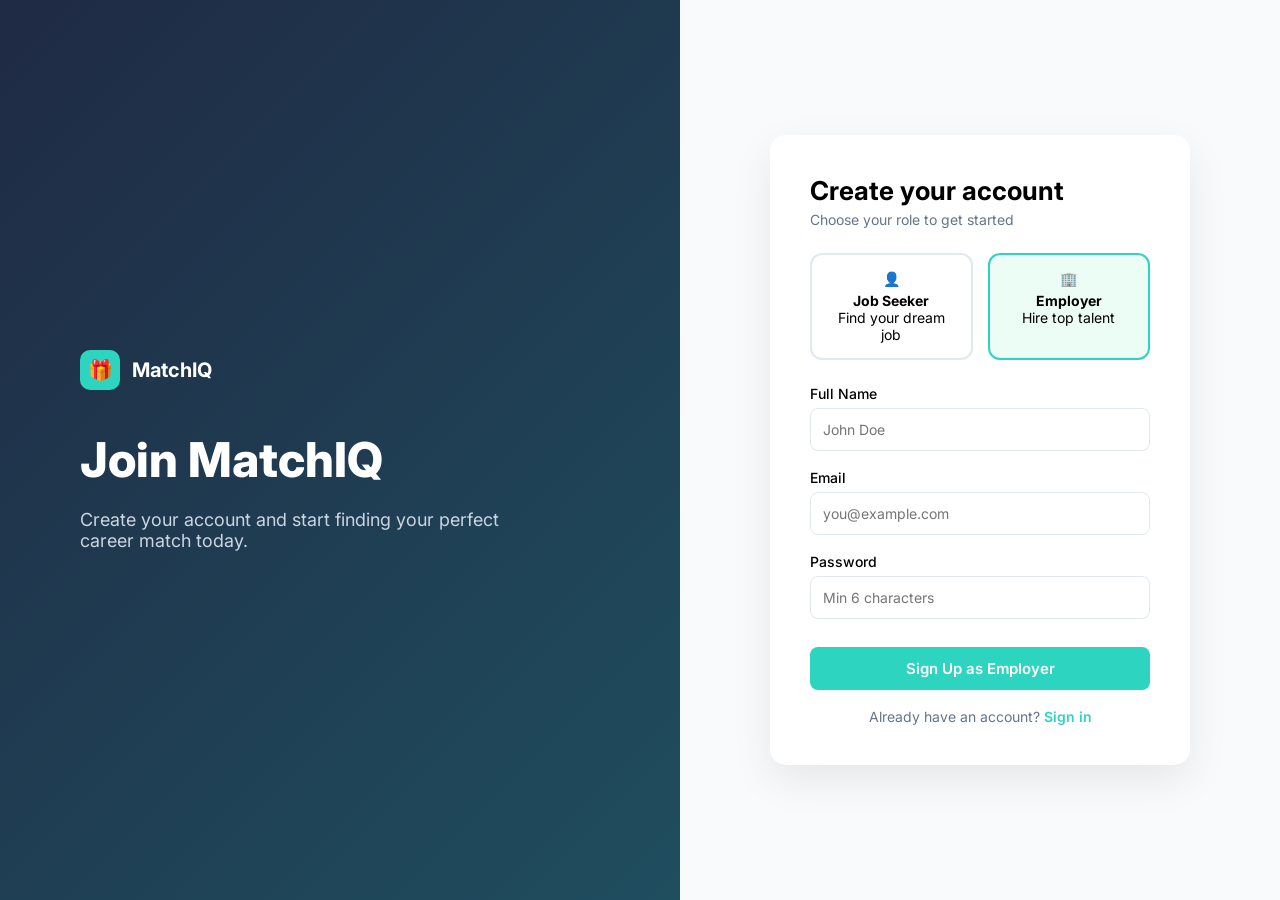
<file: singup.html>
<!DOCTYPE html>
<html lang="en">
<head>
  <meta charset="UTF-8">
  <title>MatchIQ Sign Up</title>
  <meta name="viewport" content="width=device-width, initial-scale=1.0">

  <link href="https://fonts.googleapis.com/css2?family=Inter:wght@400;500;600;700;800&display=swap" rel="stylesheet">

  <style>
    * {
      margin: 0;
      padding: 0;
      box-sizing: border-box;
      font-family: 'Inter', sans-serif;
    }

    body {
      height: 100vh;
      display: flex;
    }

    /* ===== LEFT SIDE ===== */
    .left {
      flex: 1;
      background: linear-gradient(135deg, #1f2a44, #1f4e5f);
      color: white;
      display: flex;
      flex-direction: column;
      justify-content: center;
      padding: 80px;
    }

    .brand {
      display: flex;
      align-items: center;
      gap: 12px;
      margin-bottom: 40px;
      font-weight: 700;
      font-size: 20px;
    }

    .brand-icon {
      width: 40px;
      height: 40px;
      background: #2dd4bf;
      border-radius: 10px;
      display: flex;
      align-items: center;
      justify-content: center;
    }

    .left h1 {
      font-size: 48px;
      font-weight: 800;
      margin-bottom: 20px;
    }

    .left p {
      font-size: 18px;
      color: #cbd5e1;
      max-width: 420px;
    }

    /* ===== RIGHT SIDE ===== */
    .right {
      flex: 1;
      background: #f8fafc;
      display: flex;
      justify-content: center;
      align-items: center;
      padding: 40px;
    }

    .signup-box {
      background: white;
      width: 420px;
      padding: 40px;
      border-radius: 16px;
      box-shadow: 0 15px 40px rgba(0,0,0,0.08);
    }

    .signup-box h2 {
      font-size: 26px;
      margin-bottom: 5px;
    }

    .signup-box p {
      font-size: 14px;
      color: #64748b;
      margin-bottom: 25px;
    }

    /* ROLE SELECT */
    .roles {
      display: flex;
      gap: 15px;
      margin-bottom: 25px;
    }

    .role-card {
      flex: 1;
      padding: 15px;
      border: 2px solid #e2e8f0;
      border-radius: 12px;
      text-align: center;
      cursor: pointer;
      transition: 0.3s;
      font-size: 14px;
    }

    .role-card.active {
      border-color: #2dd4bf;
      background: #ecfdf5;
    }

    .role-card:hover {
      border-color: #2dd4bf;
    }

    .role-card strong {
      display: block;
      margin-top: 5px;
    }

    /* FORM */
    .form-group {
      margin-bottom: 18px;
    }

    .form-group label {
      font-size: 14px;
      display: block;
      margin-bottom: 6px;
      font-weight: 500;
    }

    .form-group input {
      width: 100%;
      padding: 12px;
      border-radius: 8px;
      border: 1px solid #e2e8f0;
      font-size: 14px;
      outline: none;
      transition: 0.3s;
    }

    .form-group input:focus {
      border-color: #2dd4bf;
    }

    .btn {
      width: 100%;
      padding: 12px;
      border-radius: 8px;
      border: none;
      background: #2dd4bf;
      color: white;
      font-weight: 600;
      font-size: 15px;
      cursor: pointer;
      transition: 0.3s;
      margin-top: 10px;
    }

    .btn:hover {
      opacity: 0.9;
    }

    .signin-link {
      text-align: center;
      font-size: 14px;
      margin-top: 18px;
      color: #64748b;
    }

    .signin-link a {
      color: #2dd4bf;
      text-decoration: none;
      font-weight: 600;
    }

    /* RESPONSIVE */
    @media (max-width: 900px) {
      body {
        flex-direction: column;
      }

      .left {
        padding: 50px 30px;
        text-align: center;
      }

      .left h1 {
        font-size: 36px;
      }

      .right {
        padding: 30px;
      }
    }

  </style>
</head>
<body>

  <!-- LEFT -->
  <div class="left">
    <div class="brand">
      <div class="brand-icon">🎁</div>
      MatchIQ
    </div>

    <h1>Join MatchIQ</h1>
    <p>Create your account and start finding your perfect career match today.</p>
  </div>

  <!-- RIGHT -->
  <div class="right">
    <div class="signup-box">
      <h2>Create your account</h2>
      <p>Choose your role to get started</p>

      <!-- ROLE SELECTION -->
      <div class="roles">
        <div class="role-card">
          👤
          <strong>Job Seeker</strong>
          Find your dream job
        </div>

        <div class="role-card active">
          🏢
          <strong>Employer</strong>
          Hire top talent
        </div>
      </div>

      <!-- FORM -->
      <div class="form-group">
        <label>Full Name</label>
        <input type="text" placeholder="John Doe">
      </div>

      <div class="form-group">
        <label>Email</label>
        <input type="email" placeholder="you@example.com">
      </div>

      <div class="form-group">
        <label>Password</label>
        <input type="password" placeholder="Min 6 characters">
      </div>

      <button class="btn">Sign Up as Employer</button>

      <div class="signin-link">
        Already have an account? <a href="login.html">Sign in</a>
      </div>

    </div>
  </div>

</body>
</html>
<!DOCTYPE html>
<html lang="en">
<head>
<meta charset="UTF-8">
<title>MatchIQ Sign Up</title>
<meta name="viewport" content="width=device-width, initial-scale=1.0">

<link href="https://fonts.googleapis.com/css2?family=Inter:wght@400;500;600;700;800&display=swap" rel="stylesheet">

<style>
* {
  margin: 0;
  padding: 0;
  box-sizing: border-box;
  font-family: 'Inter', sans-serif;
}

body {
  height: 100vh;
  display: flex;
}

/* LEFT SIDE */
.left {
  flex: 1;
  background: linear-gradient(135deg, #1f2a44, #1f4e5f);
  color: white;
  display: flex;
  flex-direction: column;
  justify-content: center;
  padding: 80px;
}

.brand {
  display: flex;
  align-items: center;
  gap: 12px;
  margin-bottom: 40px;
  font-weight: 700;
  font-size: 20px;
}

.brand-icon {
  width: 40px;
  height: 40px;
  background: #2dd4bf;
  border-radius: 10px;
  display: flex;
  align-items: center;
  justify-content: center;
}

.left h1 {
  font-size: 48px;
  font-weight: 800;
  margin-bottom: 20px;
}

.left p {
  font-size: 18px;
  color: #cbd5e1;
  max-width: 420px;
}

/* RIGHT SIDE */
.right {
  flex: 1;
  background: #f8fafc;
  display: flex;
  justify-content: center;
  align-items: center;
  padding: 40px;
}

.signup-box {
  background: white;
  width: 420px;
  padding: 40px;
  border-radius: 16px;
  box-shadow: 0 15px 40px rgba(0,0,0,0.08);
}

.signup-box h2 {
  font-size: 26px;
  margin-bottom: 5px;
}

.signup-box p {
  font-size: 14px;
  color: #64748b;
  margin-bottom: 25px;
}

/* ROLE SELECT */
.roles {
  display: flex;
  gap: 15px;
  margin-bottom: 25px;
}

.role-card {
  flex: 1;
  padding: 15px;
  border: 2px solid #e2e8f0;
  border-radius: 12px;
  text-align: center;
  cursor: pointer;
  transition: 0.3s;
  font-size: 14px;
}

.role-card.active {
  border-color: #2dd4bf;
  background: #ecfdf5;
}

.role-card:hover {
  border-color: #2dd4bf;
}

.role-card strong {
  display: block;
  margin-top: 5px;
}

/* FORM */
.form-group {
  margin-bottom: 18px;
}

.form-group label {
  font-size: 14px;
  display: block;
  margin-bottom: 6px;
  font-weight: 500;
}

.form-group input {
  width: 100%;
  padding: 12px;
  border-radius: 8px;
  border: 1px solid #e2e8f0;
  font-size: 14px;
  outline: none;
}

.form-group input:focus {
  border-color: #2dd4bf;
}

.btn {
  width: 100%;
  padding: 12px;
  border-radius: 8px;
  border: none;
  background: #2dd4bf;
  color: white;
  font-weight: 600;
  font-size: 15px;
  cursor: pointer;
  transition: 0.3s;
  margin-top: 10px;
}

.btn:hover {
  opacity: 0.9;
}

.signin-link {
  text-align: center;
  font-size: 14px;
  margin-top: 18px;
  color: #64748b;
}

.signin-link a {
  color: #2dd4bf;
  text-decoration: none;
  font-weight: 600;
}

/* RESPONSIVE */
@media (max-width: 900px) {
  body {
    flex-direction: column;
  }

  .left {
    padding: 50px 30px;
    text-align: center;
  }

  .left h1 {
    font-size: 36px;
  }

  .right {
    padding: 30px;
  }
}
</style>
</head>

<body>
</file>
<file: style.css>
.how-it-works {
  background: #f8fafc;
  padding: 100px 0;
  text-align: center;
}
.how-it-works h2 {
  font-size: 40px;
  font-weight: 700;
  color: #0f172a;
}
.subtitle {
  margin-top: 15px;
  font-size: 18px;
  color: #64748b;
  max-width: 700px;
  margin-left: auto;
  margin-right: auto;
}
.cards {
  margin-top: 70px;
  display: grid;
  grid-template-columns: repeat(3, 1fr);
  gap: 30px;
}
.card {
  background: white;
  padding: 40px 30px;
  border-radius: 18px;
  text-align: left;
  box-shadow: 0 10px 30px rgba(0, 0, 0, 0.05);
  transition: 0.3s ease;
}
.card:hover {
  transform: translateY(-8px);
  box-shadow: 0 20px 40px rgba(0, 0, 0, 0.08);
}
.icon {
  width: 60px;
  height: 60px;
  background: #d1fae5;
  display: flex;
  align-items: center;
  justify-content: center;
  border-radius: 16px;
  font-size: 26px;
  margin-bottom: 20px;
}
.card h3 {
  font-size: 20px;
  font-weight: 700;
  color: #0f172a;
  margin-bottom: 15px;
}
.card p {
  font-size: 15px;
  color: #64748b;
  line-height: 1.6;
}
@media (max-width: 992px) {
  .cards {
    grid-template-columns: repeat(2, 1fr);
  }
}
@media (max-width: 600px) {
  .cards {
    grid-template-columns: 1fr;
  }
}
.cta {
  background: linear-gradient(135deg, #1f2a44, #1f4e5f);
  padding: 120px 20px;
  text-align: center;
  color: white;
}
.cta h2 {
  font-size: 48px;
  font-weight: 700;
  margin-bottom: 25px;
}
.cta p {
  font-size: 18px;
  color: #cbd5e1;
  max-width: 700px;
  margin: 0 auto 40px auto;
  line-height: 1.6;
}
.cta-btn {
  display: inline-block;
  background: #2dd4bf;
  padding: 16px 35px;
  border-radius: 12px;
  font-weight: 600;
  text-decoration: none;
  color: white;
  font-size: 18px;
  transition: 0.3s ease;
}
.cta-btn:hover {
  transform: translateY(-4px);
  box-shadow: 0 15px 30px rgba(0, 0, 0, 0.2);
}
.job-section {
  background: #f1f5f9;
  padding: 100px 0;
}
.job-grid {
  display: grid;
  grid-template-columns: repeat(2, 1fr);
  gap: 40px;
}
.job-card {
  background: white;
  padding: 30px;
  border-radius: 18px;
  box-shadow: 0 10px 30px rgba(0,0,0,0.05);
  transition: 0.3s ease;
}
.job-card:hover {
  transform: translateY(-6px);
  box-shadow: 0 20px 40px rgba(0,0,0,0.08);
}
.job-header {
  display: flex;
  justify-content: space-between;
  align-items: flex-start;
}
.job-card h3 {
  font-size: 22px;
  font-weight: 700;
  margin-bottom: 8px;
}
.company {
  color: #64748b;
  font-size: 14px;
}
.details {
  font-size: 14px;
  color: #64748b;
  margin-top: 5px;
}
.badge {
  padding: 6px 14px;
  border-radius: 20px;
  font-size: 12px;
  font-weight: 600;
}
.badge.low {
  background: #fee2e2;
  color: #dc2626;
}
.score-row {
  display: flex;
  justify-content: space-between;
  margin-top: 20px;
  font-size: 14px;
  font-weight: 600;
}
.score {
  color: #2563eb;
}
.progress {
  height: 8px;
  background: #e2e8f0;
  border-radius: 10px;
  margin-top: 8px;
  overflow: hidden;
}
.progress-bar {
  height: 100%;
  background: linear-gradient(to right, #ef4444, #f97316);
  border-radius: 10px;
}
hr {
  margin: 20px 0;
  border: none;
  border-top: 1px solid #e5e7eb;
}
.missing {
  font-size: 14px;
  color: #f59e0b;
  font-weight: 600;
}
.skills {
  margin-top: 10px;
  display: flex;
  flex-wrap: wrap;
  gap: 10px;
}
.skills span {
  background: #e0e7ff;
  color: #3730a3;
  padding: 6px 12px;
  border-radius: 20px;
  font-size: 12px;
}
@media (max-width: 992px) {
  .job-grid {
    grid-template-columns: 1fr;
  }
}
</file>
